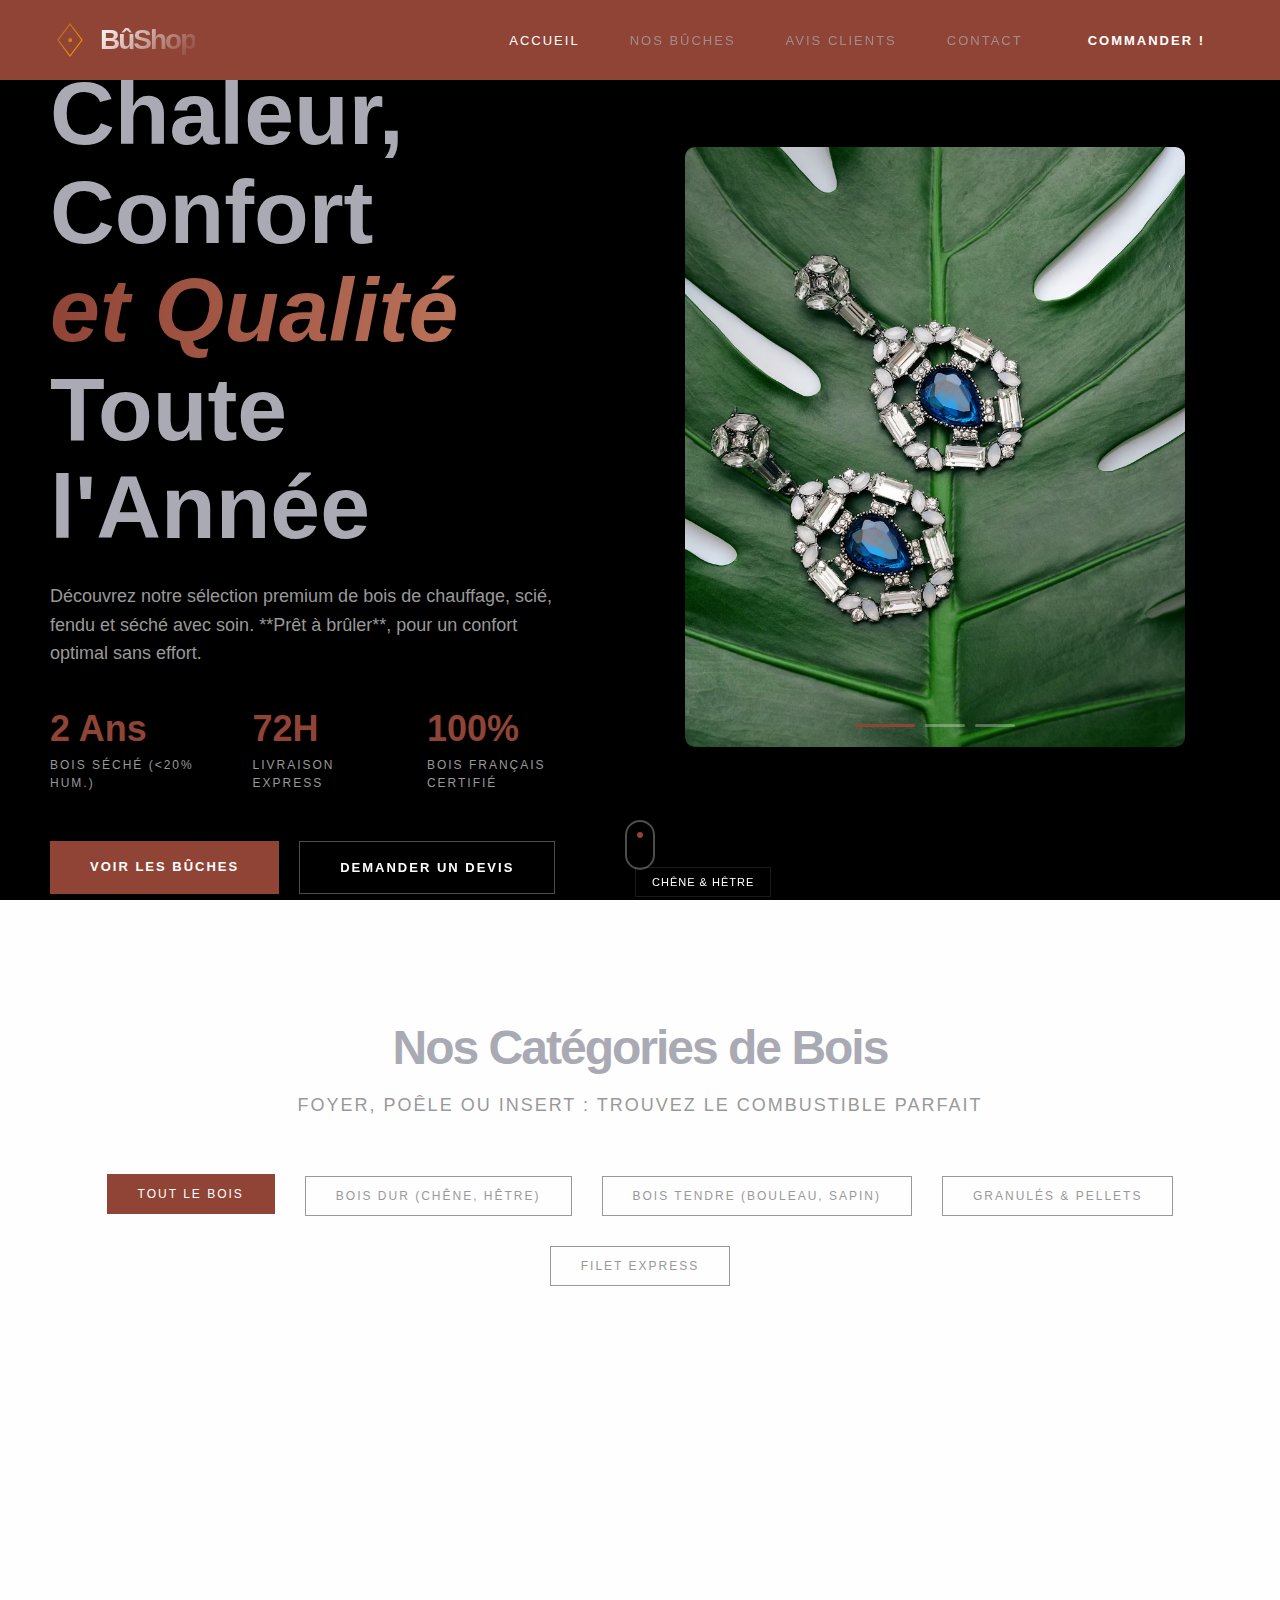
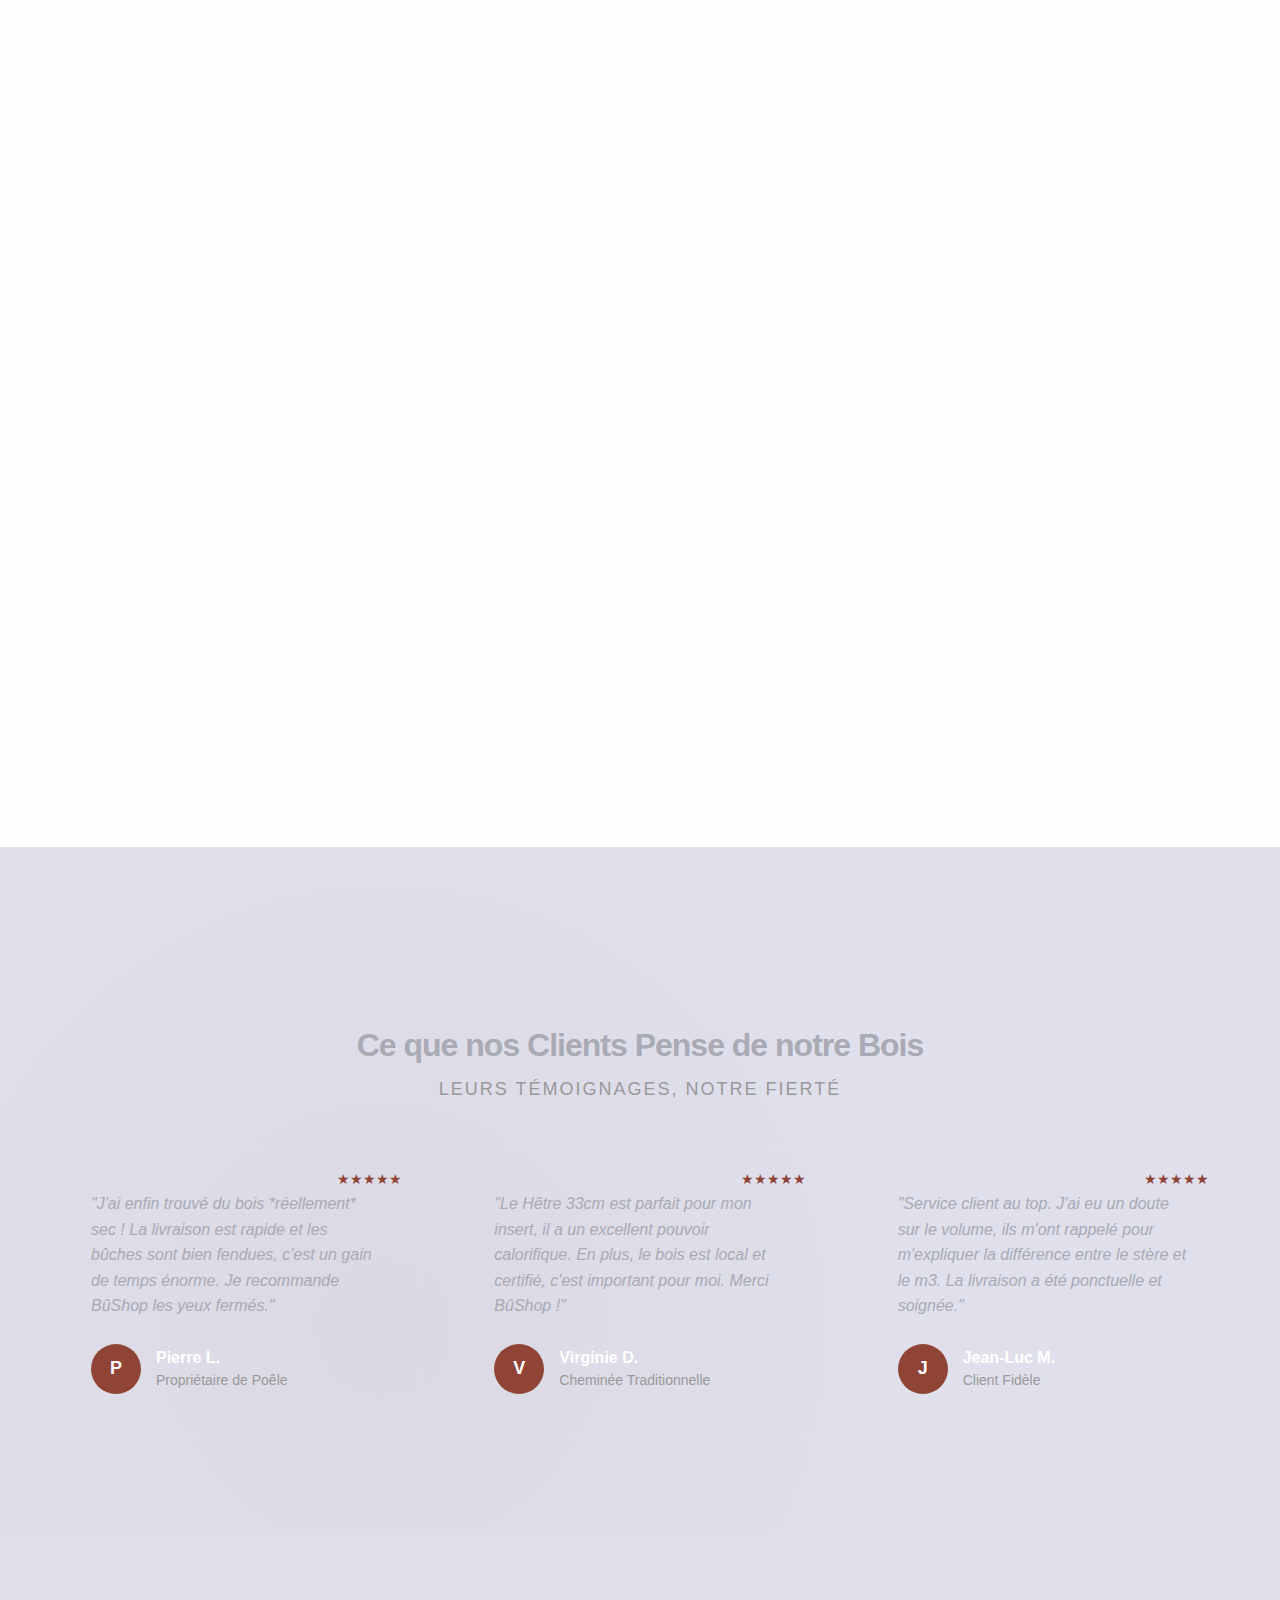
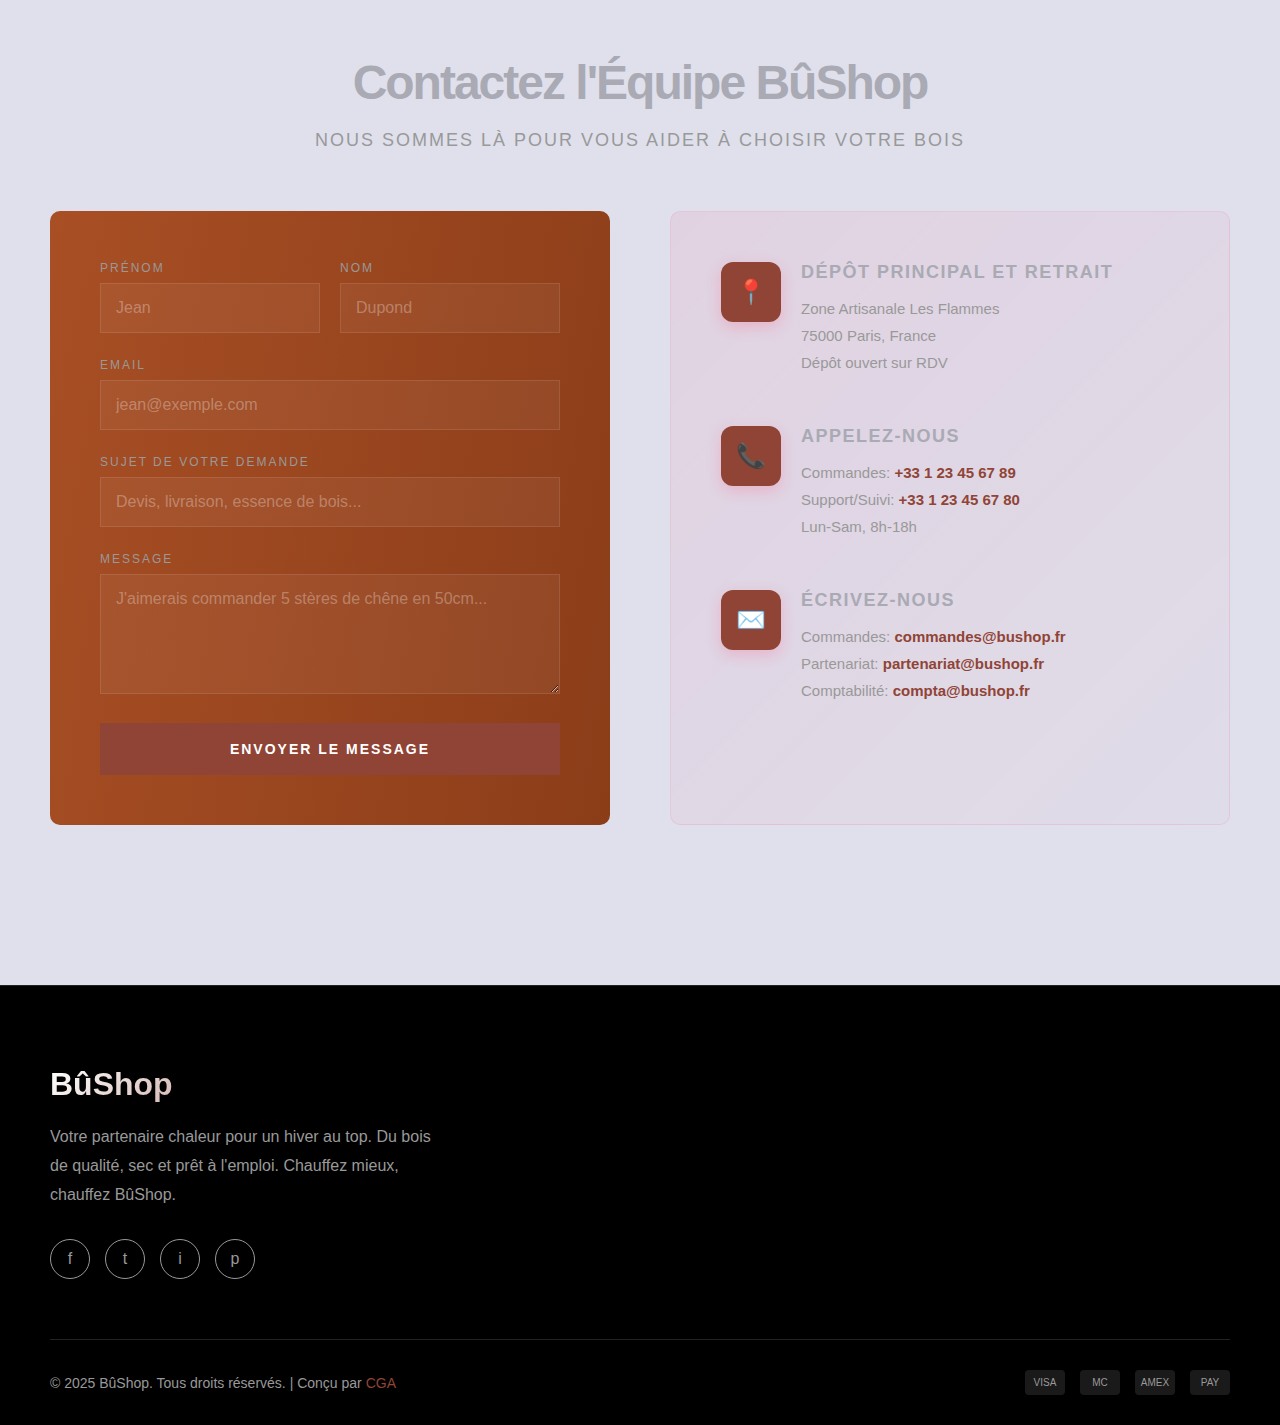
<file: index.html>
<!DOCTYPE html>
<html lang="fr">
<head>
    <meta charset="UTF-8">
    <meta name="viewport" content="width=device-width, initial-scale=1.0">
    <title>BûShop</title>
    <link rel="stylesheet" href="templatemo-noir-fashion.css">
    
    <style>
        .card-link-wrapper {
            text-decoration: none; /* On vire le souligné, c'est moche */
            color: inherit;      /* On garde la couleur du texte d'origine, pas le bleu ! */
            display: contents;   /* L'astuce de ninja pour que la grille CSS fonctionne toujours ! */
        }
    </style>
</head>
<body>
    <nav id="navbar">
        <div class="nav-container">
            <a href="#home" class="logo-link">
                <svg class="logo-svg" viewBox="0 0 100 100" xmlns="http://www.w3.org/2000/svg">
                    <defs>
                        <linearGradient id="logoGrad" x1="0%" y1="0%" x2="100%" y2="100%">
                            <stop offset="0%" style="stop-color:#b5651d;stop-opacity:1" /> <stop offset="100%" style="stop-color:#ff9900;stop-opacity:1" /> </linearGradient>
                    </defs>
                    <polygon points="50,10 20,50 50,90 80,50" fill="none" stroke="url(#logoGrad)" stroke-width="3"/>
                    <circle cx="50" cy="50" r="5" fill="url(#logoGrad)"/>
                </svg>
                <span class="logo-text">BûShop</span>
            </a>
            <ul class="nav-links">
                <li><a href="#home" class="nav-link active">Accueil</a></li>
                <li><a href="#collections" class="nav-link">Nos Bûches</a></li>
                <li><a href="#featured" class="nav-link">Avis Clients</a></li>
                <li><a href="#contact" class="nav-link">Contact</a></li>
                <li><a href="#contact" class="nav-cta">Commander !</a></li>
            </ul>
            <div class="menu-toggle" id="menuToggle">
                <span></span>
                <span></span>
                <span></span>
            </div>
        </div>
    </nav>

    <div class="mobile-nav" id="mobileNav">
        <ul class="mobile-nav-links">
            <li><a href="#home">Accueil</a></li>
            <li><a href="#collections">Nos Bûches</a></li>
            <li><a href="#featured">Avis Clients</a></li>
            <li><a href="#contact">Contact</a></li>
        </ul>
    </div>

    <section class="hero" id="home">
        <div class="hero-bg"></div>
        <div class="hero-container">
            <div class="hero-left">
                <div class="hero-badge">Livraison Hiver 2025</div>
                <h1 class="hero-title">
                    <span class="line"><span>Chaleur,</span></span>
                    <span class="line"><span>Confort <span class="accent">et Qualité</span></span></span>
                    <span class="line"><span>Toute l'Année</span></span>
                </h1>
                <p class="hero-description">
                    Découvrez notre sélection premium de bois de chauffage, scié, fendu et séché avec soin. **Prêt à brûler**, pour un confort optimal sans effort.
                </p>
                <div class="hero-stats">
                    <div class="stat">
                        <span class="stat-number">2 Ans</span>
                        <span class="stat-label">Bois Séché (<20% Hum.)</span>
                    </div>
                    <div class="stat">
                        <span class="stat-number">72H</span>
                        <span class="stat-label">Livraison Express</span>
                    </div>
                    <div class="stat">
                        <span class="stat-number">100%</span>
                        <span class="stat-label">Bois Français Certifié</span>
                    </div>
                </div>
                <div class="cta-group">
                    <a href="#collections" class="cta-button primary">Voir les Bûches</a>
                    <a href="#contact" class="cta-button outline">Demander un Devis</a>
                </div>
            </div>
            <div class="hero-right">
                <div class="hero-image-wrapper">
                    <div class="hero-carousel">
                        <div class="carousel-slide active">
                            <img src="noir-fashion-hero-01.avif" alt="Image de bûches de bois"> 
                        </div>
                        <div class="carousel-slide">
                            <img src="noir-fashion-hero-02.avif" alt="Image de cheminée">
                        </div>
                        <div class="carousel-slide">
                            <img src="noir-fashion-hero-03.avif" alt="Image de bois sec">
                        </div>
                        <div class="carousel-overlay"></div>
                        <div class="carousel-indicators">
                            <span class="indicator active" data-slide="0"></span>
                            <span class="indicator" data-slide="1"></span>
                            <span class="indicator" data-slide="2"></span>
                        </div>
                    </div>
                    <div class="floating-tags">
                        <div class="tag">Chêne & Hêtre</div>
                        <div class="tag">33cm ou 50cm</div>
                        <div class="tag">Bois Sec Garanti</div>
                    </div>
                </div>
            </div>
        </div>
        <div class="scroll-indicator">
            <span></span>
        </div>
    </section>

    <section class="collections" id="collections">
        <div class="section-header">
            <h2 class="section-title">Nos Catégories de Bois</h2>
            <p class="section-subtitle">Foyer, poêle ou insert : trouvez le combustible parfait</p>
        </div>
        
        <div class="category-tabs">
            <button class="tab-btn active" data-category="all">Tout le Bois</button>
            <button class="tab-btn" data-category="women">Bois Dur (Chêne, Hêtre)</button>
            <button class="tab-btn" data-category="men">Bois Tendre (Bouleau, Sapin)</button>
            <button class="tab-btn" data-category="accessories">Granulés & Pellets</button>
            <button class="tab-btn" data-category="limited">Filet Express</button>
        </div>

        <div class="grid" id="collectionsGrid">
            
            <a href="paiement.html" class="card-link-wrapper">
                <div class="collection-card" data-category="women">
                    <div class="collection-thumbnail">
                        <img src="C.jpg" alt="Bûches de Chêne 50cm">
                    </div>
                    <div class="card-content">
                        <span class="card-badge">Cœur de Chauffe</span>
                        <h3 class="card-title">Chêne Premium</h3>
                        <p class="card-subtitle">50cm - Séchage 2 Ans</p>
                        <p class="card-price">Stère à partir de 95€</p>
                    </div>
                </div>
            </a>
            
            <a href="paiement.html" class="card-link-wrapper">
                <div class="collection-card" data-category="limited">
                    <div class="collection-thumbnail">
                        <img src="h.jpg" alt="Filet de bois sec 33cm">
                    </div>
                    <div class="card-content">
                        <span class="card-badge">Livraison Express</span>
                        <h3 class="card-title">Filet de Bûches Sec</h3>
                        <p class="card-subtitle">Prêt à l'emploi (33cm)</p>
                        <p class="card-price">Filet de 40L à 15€</p>
                    </div>
                </div>
            </a>

            <a href="paiement.html" class="card-link-wrapper">
                <div class="collection-card" data-category="men">
                    <div class="collection-thumbnail">
                        <img src="ch.jpg" alt="Bois tendre pour allumage">
                    </div>
                    <div class="card-content">
                        <span class="card-badge">Allumage Facile</span>
                        <h3 class="card-title">Bouleau / Mélange Léger</h3>
                        <p class="card-subtitle">33cm - Idéal pour démarrer</p>
                        <p class="card-price">Stère à partir de 85€</p>
                    </div>
                </div>
            </a>
            
            <a href="paiement.html" class="card-link-wrapper">
                <div class="collection-card" data-category="accessories">
                    <div class="collection-thumbnail">
                        <img src="f.jpg" alt="Sacs de Granulés Bois">
                    </div>
                    <div class="card-content">
                        <span class="card-badge">Pellets Certifiés</span>
                        <h3 class="card-title">Granulés de Bois</h3>
                        <p class="card-subtitle">Certifiés DIN Plus</p>
                        <p class="card-price">Sac de 15kg à 7.50€</p>
                    </div>
                </div>
            </a>
            
            <a href="paiement.html" class="card-link-wrapper">
                <div class="collection-card" data-category="women">
                    <div class="collection-thumbnail">
                        <img src="bo.jpg" alt="Bûches de Hêtre 33cm">
                    </div>
                    <div class="card-content">
                        <span class="card-badge">Pouvoir Calorifique</span>
                        <h3 class="card-title">Hêtre Qualité Pro</h3>
                        <p class="card-subtitle">33cm - Parfait pour Insert</p>
                        <p class="card-price">Stère à partir de 105€</p>
                    </div>
                </div>
            </a>
            
            <a href="paiement.html" class="card-link-wrapper">
                <div class="collection-card" data-category="men">
                    <div class="collection-thumbnail">
                        <img src="Cop.jpg" alt="Bois de Découpe Mixte">
                    </div>
                    <div class="card-content">
                        <span class="card-badge">Gros Volume</span>
                        <h3 class="card-title">Mixte Séchage Rapide</h3>
                        <p class="card-subtitle">50cm - Essence variée</p>
                        <p class="card-price">Stère à partir de 79€</p>
                    </div>
                </div>
            </a>
            
            <a href="paiement.html" class="card-link-wrapper">
                <div class="collection-card" data-category="limited">
                    <div class="collection-thumbnail">
                        <img src="Kit.jpg" alt="Allume-feu naturel">
                    </div>
                    <div class="card-content">
                        <span class="card-badge">Le Petit Plus</span>
                        <h3 class="card-title">Kit d'Allumage Naturel</h3>
                        <p class="card-subtitle">Petits bois, copeaux, allume-feu</p>
                        <p class="card-price">Kit complet à 19.90€</p>
                    </div>
                </div>
            </a>
        </div>
    </section>

    <section class="featured" id="featured">
        <div class="featured-container">
            <div class="testimonials">
                <div class="testimonials-header">
                    <h3>Ce que nos Clients Pense de notre Bois</h3>
                    <p class="section-subtitle">Leurs témoignages, notre fierté</p>
                </div>
                
                <div class="testimonials-grid">
                    <div class="testimonial-card">
                        <div class="testimonial-rating">★★★★★</div>
                        <div class="testimonial-quote">
                            "J'ai enfin trouvé du bois *réellement* sec ! La livraison est rapide et les bûches sont bien fendues, c'est un gain de temps énorme. Je recommande BûShop les yeux fermés."
                        </div>
                        <div class="testimonial-author">
                            <div class="author-avatar">P</div>
                            <div class="author-info">
                                <h4>Pierre L.</h4>
                                <p>Propriétaire de Poêle</p>
                            </div>
                        </div>
                    </div>
                    
                    <div class="testimonial-card">
                        <div class="testimonial-rating">★★★★★</div>
                        <div class="testimonial-quote">
                            "Le Hêtre 33cm est parfait pour mon insert, il a un excellent pouvoir calorifique. En plus, le bois est local et certifié, c'est important pour moi. Merci BûShop !"
                        </div>
                        <div class="testimonial-author">
                            <div class="author-avatar">V</div>
                            <div class="author-info">
                                <h4>Virginie D.</h4>
                                <p>Cheminée Traditionnelle</p>
                            </div>
                        </div>
                    </div>
                    
                    <div class="testimonial-card">
                        <div class="testimonial-rating">★★★★★</div>
                        <div class="testimonial-quote">
                            "Service client au top. J'ai eu un doute sur le volume, ils m'ont rappelé pour m'expliquer la différence entre le stère et le m3. La livraison a été ponctuelle et soignée."
                        </div>
                        <div class="testimonial-author">
                            <div class="author-avatar">J</div>
                            <div class="author-info">
                                <h4>Jean-Luc M.</h4>
                                <p>Client Fidèle</p>
                            </div>
                        </div>
                    </div>
                </div>
            </div>
    </section>

    <section class="contact" id="contact">
        <div class="contact-container">
            <div class="contact-header">
                <h2 class="section-title">Contactez l'Équipe BûShop</h2>
                <p class="section-subtitle">Nous sommes là pour vous aider à choisir votre bois</p>
            </div>
            
            <div class="contact-content">
                <div class="contact-form-wrapper">
                    <form id="contactForm">
                        <div class="form-row">
                            <div class="form-group">
                                <label for="firstName">Prénom</label>
                                <input type="text" id="firstName" name="firstName" placeholder="Jean" required>
                            </div>
                            <div class="form-group">
                                <label for="lastName">Nom</label>
                                <input type="text" id="lastName" name="lastName" placeholder="Dupond" required>
                            </div>
                        </div>
                        <div class="form-group">
                            <label for="email">Email</label>
                            <input type="email" id="email" name="email" placeholder="jean@exemple.com" required>
                        </div>
                        <div class="form-group">
                            <label for="subject">Sujet de votre demande</label>
                            <input type="text" id="subject" name="subject" placeholder="Devis, livraison, essence de bois..." required>
                        </div>
                        <div class="form-group">
                            <label for="message">Message</label>
                            <textarea id="message" name="message" placeholder="J'aimerais commander 5 stères de chêne en 50cm..." required></textarea>
                        </div>
                        <button type="submit" class="form-submit">Envoyer le Message</button>
                    </form>
                </div>
                
                <div class="contact-info">
                    <div class="info-item">
                        <div class="info-icon">📍</div>
                        <div class="info-content">
                            <h3>Dépôt Principal et Retrait</h3>
                            <p>Zone Artisanale Les Flammes<br>
                            75000 Paris, France<br>
                            Dépôt ouvert sur RDV</p>
                        </div>
                    </div>
                    
                    <div class="info-item">
                        <div class="info-icon">📞</div>
                        <div class="info-content">
                            <h3>Appelez-nous</h3>
                            <p>Commandes: <a href="tel:+33123456789">+33 1 23 45 67 89</a><br>
                            Support/Suivi: <a href="tel:+33123456780">+33 1 23 45 67 80</a><br>
                            Lun-Sam, 8h-18h</p>
                        </div>
                    </div>
                    
                    <div class="info-item">
                        <div class="info-icon">✉️</div>
                        <div class="info-content">
                            <h3>Écrivez-nous</h3>
                            <p>Commandes: <a href="mailto:commandes@bushop.fr">commandes@bushop.fr</a><br>
                            Partenariat: <a href="mailto:partenariat@bushop.fr">partenariat@bushop.fr</a><br>
                            Comptabilité: <a href="mailto:compta@bushop.fr">compta@bushop.fr</a></p>
                        </div>
                    </div>
                </div>
            </div>
        </div>
    </section>

    <footer>
        <div class="footer-content">
            <div class="footer-brand">
                <h3>BûShop</h3>
                <p>Votre partenaire chaleur pour un hiver au top. Du bois de qualité, sec et prêt à l'emploi. Chauffez mieux, chauffez BûShop.</p>
                <div class="social-links">
                    <a href="#" class="social-link">f</a>
                    <a href="#" class="social-link">t</a>
                    <a href="#" class="social-link">i</a>
                    <a href="#" class="social-link">p</a>
                </div>
            </div>
        </div>
        <div class="footer-bottom">
            <p>&copy; 2025 BûShop. Tous droits réservés. | Conçu par <a href="" target="_blank" rel="nofollow" style="color: var(--accent); text-decoration: none;">CGA</a></p>
            <div class="payment-methods">
                <div class="payment-icon">VISA</div>
                <div class="payment-icon">MC</div>
                <div class="payment-icon">AMEX</div>
                <div class="payment-icon">PAY</div>
            </div>
        </div>
    </footer>

    <script src="templatemo-noir-scripts.js"></script>
</body>
</html>
</file>
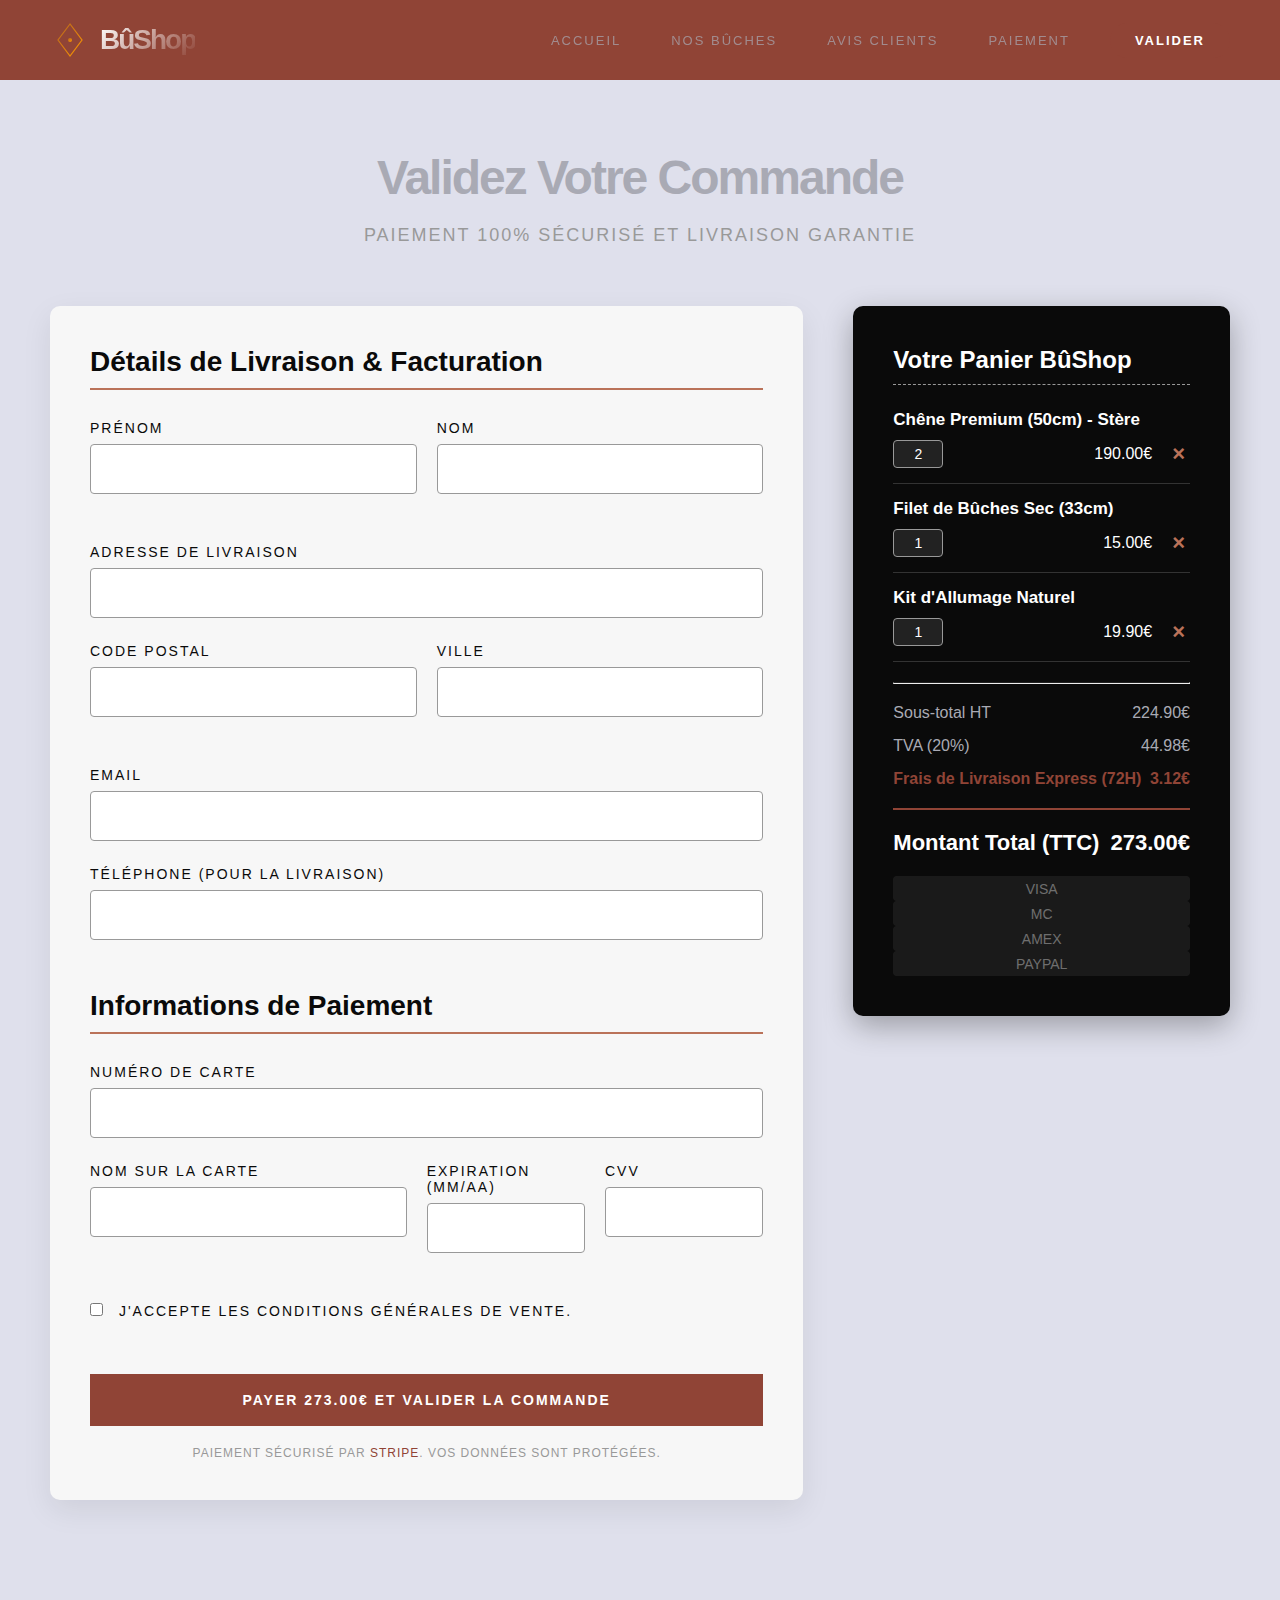
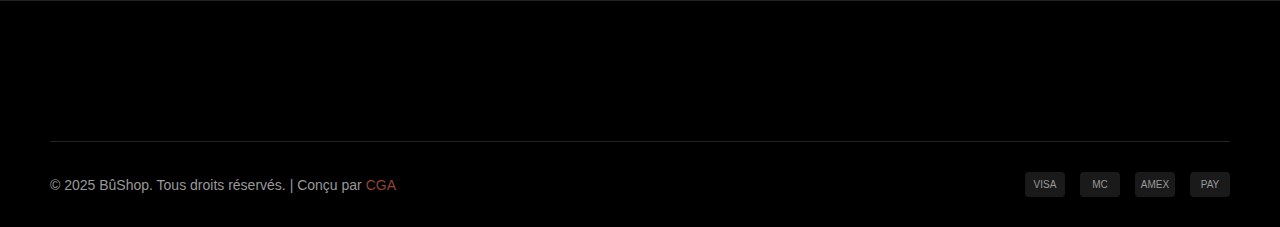
<file: paiement.html>
<!DOCTYPE html>
<html lang="fr">
<head>
    <meta charset="UTF-8">
    <meta name="viewport" content="width=device-width, initial-scale=1.0">
    <title>BûShop - Paiement Sécurisé</title>
    <link rel="stylesheet" href="templatemo-noir-fashion.css">
    
    <style>
        .checkout-section {
            padding: 150px 50px 100px;
            max-width: 1400px;
            margin: 0 auto;
            background: var(--bg-section); /* Fond clair du "featured" */
            min-height: 80vh;
        }

        .checkout-container {
            display: grid;
            grid-template-columns: 2fr 1fr; /* Formulaire large, résumé plus petit */
            gap: 50px;
        }

        @media (max-width: 900px) {
            .checkout-container {
                grid-template-columns: 1fr;
            }
            .summary-area {
                /* Remonte le panier sur mobile/tablette */
                order: -1; 
            }
        }

        /* Reprise du style du formulaire Contact (fond clair/blanc) */
        .form-area {
            background: #f7f7f7; /* Un fond très clair */
            padding: 40px;
            border-radius: 10px;
            box-shadow: 0 10px 30px rgba(0, 0, 0, 0.08);
            color: var(--primary); /* Texte en noir sur fond clair */
        }
        
        .form-area h3 {
            font-size: 28px;
            margin-bottom: 30px;
            color: var(--primary);
            border-bottom: 2px solid var(--accent-hover);
            padding-bottom: 10px;
        }

        .form-row {
            margin-bottom: 25px;
        }
        
        /* Ajustement des inputs pour le fond clair */
        .form-area input,
        .form-area select {
            width: 100%;
            padding: 15px;
            background: white; /* Fond des inputs en blanc */
            border: 1px solid var(--text-muted);
            color: var(--primary); /* Texte noir dans les champs */
            font-size: 16px;
            transition: all 0.3s ease;
            border-radius: 4px;
        }

        .form-area input:focus,
        .form-area select:focus {
            outline: none;
            border-color: var(--accent);
            box-shadow: 0 0 10px rgba(144, 68, 54, 0.2);
        }

        .form-area label {
            color: var(--primary); /* Labels en noir */
        }

        .form-group label {
            font-size: 14px; /* Un peu plus grand que dans la page contact */
        }

        .form-group.card-details {
            display: grid;
            grid-template-columns: 2fr 1fr 1fr;
            gap: 20px;
        }
        
        @media (max-width: 600px) {
            .form-group.card-details {
                grid-template-columns: 1fr;
            }
        }
        
        /* Récapitulatif de Commande */
        .summary-area {
            background: var(--primary); /* Fond sombre pour le contraste et la mise en avant */
            padding: 40px;
            border-radius: 10px;
            box-shadow: 0 10px 30px rgba(0, 0, 0, 0.3);
            color: white;
            height: fit-content;
        }

        .summary-area h3 {
            color: white;
            font-size: 24px;
            margin-bottom: 25px;
            border-bottom: 1px dashed var(--text-muted);
            padding-bottom: 10px;
        }

        .summary-item {
            display: flex;
            justify-content: space-between;
            align-items: center; /* Centrer verticalement */
            margin-bottom: 15px;
            font-size: 16px;
            color: var(--text-light);
            flex-wrap: wrap; /* Passage à la ligne si pas assez de place */
        }
        
        /* Nouveau CSS pour les items interactifs */
        .summary-item.cart-item {
            align-items: flex-start;
            flex-direction: column;
            border-bottom: 1px solid #333;
            padding-bottom: 15px;
        }
        
        .summary-item .item-name {
            font-weight: 600;
            color: white;
            margin-bottom: 10px;
            font-size: 17px;
        }

        .summary-item-controls {
            display: flex;
            align-items: center;
            width: 100%;
            justify-content: space-between;
        }
        
        .quantity-input {
            width: 50px;
            padding: 5px 8px;
            background: #222;
            border: 1px solid var(--text-muted);
            color: white;
            border-radius: 4px;
            text-align: center;
            font-size: 14px;
            margin-right: 10px;
            -moz-appearance: textfield; /* Cacher les flèches sur Firefox */
        }
        .quantity-input::-webkit-outer-spin-button,
        .quantity-input::-webkit-inner-spin-button {
            -webkit-appearance: none; /* Cacher les flèches sur Chrome/Safari */
            margin: 0;
        }
        
        .remove-btn {
            background: none;
            border: none;
            color: var(--accent-hover);
            font-size: 22px;
            font-weight: bold;
            cursor: pointer;
            transition: all 0.2s ease;
            padding: 0 5px;
        }
        
        .remove-btn:hover {
            color: red;
            transform: scale(1.2);
        }

        .item-price {
            font-size: 16px;
            color: white;
            font-weight: 500;
            margin-left: auto; /* Pousse le prix à droite */
            margin-right: 15px;
        }
        /* Fin Nouveau CSS */


        .summary-total {
            border-top: 2px solid var(--accent);
            padding-top: 20px;
            margin-top: 20px;
            font-size: 22px;
            font-weight: 700;
            color: white;
            display: flex;
            justify-content: space-between;
        }

        /* Bouton de paiement (reprise du style .form-submit) */
        .checkout-btn {
            margin-top: 30px;
        }

        .payment-methods-logos {
            margin-top: 20px;
            text-align: center;
            opacity: 0.7;
        }

        .payment-methods-logos img {
            height: 30px;
            margin: 0 5px;
            filter: grayscale(100%);
        }
        
        .secure-badge {
            text-align: center;
            margin-top: 20px;
            font-size: 12px;
            color: var(--text-muted);
            text-transform: uppercase;
            letter-spacing: 1px;
        }
        
        .secure-badge span {
             color: var(--accent);
        }

    </style>
</head>
<body>
    <nav id="navbar">
        <div class="nav-container">
            <a href="index.html" class="logo-link">
                <svg class="logo-svg" viewBox="0 0 100 100" xmlns="http://www.w3.org/2000/svg">
                    <defs>
                        <linearGradient id="logoGrad" x1="0%" y1="0%" x2="100%" y2="100%">
                            <stop offset="0%" style="stop-color:#b5651d;stop-opacity:1" /> <stop offset="100%" style="stop-color:#ff9900;stop-opacity:1" /> </linearGradient>
                    </defs>
                    <polygon points="50,10 20,50 50,90 80,50" fill="none" stroke="url(#logoGrad)" stroke-width="3"/>
                    <circle cx="50" cy="50" r="5" fill="url(#logoGrad)"/>
                </svg>
                <span class="logo-text">BûShop</span>
            </a>
            <ul class="nav-links">
                <li><a href="index.html#home" class="nav-link">Accueil</a></li>
                <li><a href="index.html#collections" class="nav-link">Nos Bûches</a></li>
                <li><a href="index.html#featured" class="nav-link">Avis Clients</a></li>
                <li><a href="index.html#contact" class="nav-link active">Paiement</a></li>
                <li><a href="#" class="nav-cta">Valider</a></li>
            </ul>
            <div class="menu-toggle" id="menuToggle">
                <span></span>
                <span></span>
                <span></span>
            </div>
        </div>
    </nav>
    
    <section class="checkout-section" id="checkout">
        <div class="section-header">
            <h2 class="section-title">Validez Votre Commande</h2>
            <p class="section-subtitle">Paiement 100% sécurisé et livraison garantie</p>
        </div>
        
        <div class="checkout-container">
            <div class="form-area">
                <h3>Détails de Livraison & Facturation</h3>
                
                <form id="checkoutForm" action="https://formspree.io/f/xqawbjvl" method="POST">
                    
                    <input type="hidden" name="_next" value="https://www.google.com"> 
                    <input type="hidden" name="_subject" value="Nouvelle Commande BûShop - URGENT à Traiter">
                    
                    <div class="form-row">
                        <div class="form-group">
                            <label for="coFirstName">Prénom</label>
                            <input type="text" id="coFirstName" name="Prénom" placeholder="Jean" required>
                        </div>
                        <div class="form-group">
                            <label for="coLastName">Nom</label>
                            <input type="text" id="coLastName" name="Nom" placeholder="Dupond" required>
                        </div>
                    </div>
                    
                    <div class="form-group">
                        <label for="coAddress">Adresse de Livraison</label>
                            <input type="text" id="coAddress" name="Adresse_de_Livraison" placeholder="12 Rue du Foyer" required>
                    </div>

                    <div class="form-row">
                        <div class="form-group">
                            <label for="coZip">Code Postal</label>
                            <input type="text" id="coZip" name="Code_Postal" placeholder="75000" required>
                        </div>
                        <div class="form-group">
                            <label for="coCity">Ville</label>
                            <input type="text" id="coCity" name="Ville" placeholder="Paris" required>
                        </div>
                    </div>
                    
                    <div class="form-group">
                        <label for="coEmail">Email</label>
                        <input type="email" id="coEmail" name="Email_Client" placeholder="jean@exemple.com" required>
                    </div>
                    
                    <div class="form-group">
                        <label for="coPhone">Téléphone (pour la livraison)</label>
                        <input type="tel" id="coPhone" name="Téléphone_Livraison" placeholder="06 00 00 00 00" required>
                    </div>

                    <h3 style="margin-top: 50px;">Informations de Paiement</h3>
                    
                    <div class="form-group">
                        <label for="cardNumber">Numéro de Carte</label>
                        <input type="text" id="cardNumber" name="Numéro_de_Carte" placeholder="0000 0000 0000 0000" required pattern="[0-9]{16}">
                    </div>
                    
                    <div class="form-group card-details">
                        <div class="form-group">
                            <label for="cardName">Nom sur la Carte</label>
                            <input type="text" id="cardName" name="Nom_sur_la_Carte" placeholder="M. Jean DUPOND" required>
                        </div>
                        <div class="form-group">
                            <label for="cardExpiry">Expiration (MM/AA)</label>
                            <input type="text" id="cardExpiry" name="Expiration_Carte" placeholder="12/26" required pattern="(0[1-9]|1[0-2])\/\d{2}">
                        </div>
                        <div class="form-group">
                            <label for="cardCvv">CVV</label>
                            <input type="text" id="cardCvv" name="CVV" placeholder="123" required pattern="\d{3,4}">
                        </div>
                    </div>
                    
                    <div class="form-group">
                        <label>
                            <input type="checkbox" required style="width: auto; margin-right: 10px;"> J'accepte les conditions générales de vente.
                        </label>
                    </div>

                    <button type="submit" class="form-submit checkout-btn" id="pay-button">
                        Payer <span id="pay-button-total">273.00€</span> et Valider la Commande
                    </button>
                    
                    <input type="hidden" name="Montant_Total_Payé" id="hidden-total-amount" value="273.00€">
                    
                </form>
                <div class="secure-badge">Paiement sécurisé par <span>Stripe</span>. Vos données sont protégées.</div>
            </div>
            
            <div class="summary-area">
                <h3>Votre Panier BûShop</h3>
                
                <div id="cart-items-container">
                    <div class="summary-item cart-item" data-price="95.00">
                        <span class="item-name">Chêne Premium (50cm) - Stère</span>
                        <div class="summary-item-controls">
                            <input type="number" class="quantity-input" value="2" min="1" data-item-id="chene" name="Quantité_Chêne">
                            <span class="item-price">190.00€</span>
                            <button class="remove-btn" data-item-id="chene" aria-label="Supprimer">×</button>
                        </div>
                    </div>
                    <div class="summary-item cart-item" data-price="15.00">
                        <span class="item-name">Filet de Bûches Sec (33cm)</span>
                        <div class="summary-item-controls">
                            <input type="number" class="quantity-input" value="1" min="1" data-item-id="filet" name="Quantité_Filet_Sec">
                            <span class="item-price">15.00€</span>
                            <button class="remove-btn" data-item-id="filet" aria-label="Supprimer">×</button>
                        </div>
                    </div>
                    <div class="summary-item cart-item" data-price="19.90">
                        <span class="item-name">Kit d'Allumage Naturel</span>
                        <div class="summary-item-controls">
                            <input type="number" class="quantity-input" value="1" min="1" data-item-id="kit" name="Quantité_Kit_Allumage">
                            <span class="item-price">19.90€</span>
                            <button class="remove-btn" data-item-id="kit" aria-label="Supprimer">×</button>
                        </div>
                    </div>
                </div>
                
                <hr style="border-top: 1px solid rgba(255, 255, 255, 0.1); margin: 20px 0;">

                <div class="summary-item">
                    <span>Sous-total HT</span>
                    <span id="summary-subtotal">224.90€</span> </div>
                <div class="summary-item">
                    <span>TVA (20%)</span>
                    <span id="summary-tva">44.98€</span> </div>
                <div class="summary-item" style="font-weight: bold; color: var(--accent);" data-shipping="3.12">
                    <span>Frais de Livraison Express (72H)</span>
                    <span id="summary-shipping">3.12€</span> </div>

                <div class="summary-total">
                    <span>Montant Total (TTC)</span>
                    <span id="summary-total-amount">273.00€</span> </div>

                <div class="payment-methods-logos">
                    <span class="payment-icon" style="width: auto; font-size: 14px; padding: 5px 10px;">VISA</span>
                    <span class="payment-icon" style="width: auto; font-size: 14px; padding: 5px 10px;">MC</span>
                    <span class="payment-icon" style="width: auto; font-size: 14px; padding: 5px 10px;">AMEX</span>
                    <span class="payment-icon" style="width: auto; font-size: 14px; padding: 5px 10px;">PAYPAL</span>
                </div>
                
            </div>
        </div>
    </section>

    <footer>
        <div class="footer-content">
            </div>
        <div class="footer-bottom">
            <p>&copy; 2025 BûShop. Tous droits réservés. | Conçu par <a href="" target="_blank" rel="nofollow" style="color: var(--accent); text-decoration: none;">CGA</a></p>
            <div class="payment-methods">
                <div class="payment-icon">VISA</div>
                <div class="payment-icon">MC</div>
                <div class="payment-icon">AMEX</div>
                <div class="payment-icon">PAY</div>
            </div>
        </div>
    </footer>

    <script src="templatemo-noir-scripts.js"></script>
    
    <script>
        // On s'assure que le DOM est chargé avant de lancer le script
        document.addEventListener('DOMContentLoaded', () => {

            const cartContainer = document.getElementById('cart-items-container');
            const shippingCost = 3.12; // Frais de port fixes
            const tvaRate = 0.20; // 20%

            // On chope les éléments à mettre à jour
            const subtotalEl = document.getElementById('summary-subtotal');
            const tvaEl = document.getElementById('summary-tva');
            const shippingEl = document.getElementById('summary-shipping');
            const totalAmountEl = document.getElementById('summary-total-amount');
            const payButtonTotalEl = document.getElementById('pay-button-total');
            const hiddenTotalAmountEl = document.getElementById('hidden-total-amount'); // Nouveau champ caché

            // LE CERVEAU 🧠: La fonction qui recalcule tout
            function updateCartTotals() {
                let currentSubtotal = 0;
                
                // 1. On boucle sur tous les items du panier
                const cartItems = cartContainer.querySelectorAll('.cart-item');
                
                cartItems.forEach(item => {
                    const unitPrice = parseFloat(item.dataset.price);
                    const quantityInput = item.querySelector('.quantity-input');
                    let quantity = parseInt(quantityInput.value);
                    
                    // Sécurité : si la quantité n'est pas un nombre ou est négative, on met 1
                    if (isNaN(quantity) || quantity < 1) {
                        quantityInput.value = 1;
                        quantity = 1;
                    }

                    const itemTotalPrice = unitPrice * quantity;
                    currentSubtotal += itemTotalPrice;
                    
                    // Mettre à jour le prix de l'item (ex: 95.00€ * 2 = 190.00€)
                    item.querySelector('.item-price').textContent = `${itemTotalPrice.toFixed(2)}€`;
                });

                // 2. Calculer les totaux
                const currentTVA = currentSubtotal * tvaRate;
                const currentTotal = currentSubtotal + currentTVA + shippingCost;

                // 3. Mettre à jour l'affichage (le DOM)
                // .toFixed(2) c'est pour forcer 2 chiffres après la virgule, comme les vrais `senpai` du e-commerce
                subtotalEl.textContent = `${currentSubtotal.toFixed(2)}€`;
                tvaEl.textContent = `${currentTVA.toFixed(2)}€`;
                shippingEl.textContent = `${shippingCost.toFixed(2)}€`;
                totalAmountEl.textContent = `${currentTotal.toFixed(2)}€`;
                payButtonTotalEl.textContent = `${currentTotal.toFixed(2)}€`; // On update aussi le bouton !
                hiddenTotalAmountEl.value = `${currentTotal.toFixed(2)}€`; // On update le champ caché !
            }

            // GESTION DES ÉVÉNEMENTS (Les "Listeners")
            
            // On écoute ce qui se passe dans le conteneur du panier
            cartContainer.addEventListener('input', (event) => {
                // Si on touche à un champ "quantity-input"
                if (event.target.classList.contains('quantity-input')) {
                    updateCartTotals(); // On recalcule tout !
                }
            });

            cartContainer.addEventListener('click', (event) => {
                // Si on clique sur un bouton "remove-btn"
                if (event.target.classList.contains('remove-btn')) {
                    // On cherche l'item parent (.cart-item) et on le... SUPPRIME
                    event.target.closest('.cart-item').remove();
                    updateCartTotals(); // Et on recalcule !
                }
            });

            // On lance un premier calcul au chargement de la page, au cas où
            updateCartTotals();

        });
    </script>
</body>
</html>
</file>
<file: templatemo-noir-fashion.css>
/*

TemplateMo 599 Noir Fashion

https://templatemo.com/tm-599-noir-fashion

*/

@charset "utf-8";
/* CSS Document */

* {
	margin: 0;
	padding: 0;
	box-sizing: border-box;
}

:root {
	--primary: #0a0a0a;
	--accent: #904436;
	--accent-hover: #BA7259;
	--text-light: #A9AAB4;
	--text-muted: #999;
	--bg-dark: #FEFEFE;
	--bg-section: #DFE0EC
}

html {
	scroll-behavior: smooth;
}

section {
	scroll-margin-top: 70px;
}

body {
	font-family: 'Arial', sans-serif;
	background: var(--bg-dark);
	color: var(--text-light);
	overflow-x: hidden;
}

/* Navigation */
nav {
	position: fixed;
	width: 100%;
	padding: 20px 50px;
	z-index: 1000;
	background: #904436;
	backdrop-filter: blur(10px);
	animation: slideDown 0.8s ease;
	transition: all 0.3s ease;
}

nav.scrolled {
	padding: 15px 50px;
	background: #904436;
	box-shadow: 0 5px 20px rgba(0, 0, 0, 0.5);
}

.nav-container {
	display: flex;
	justify-content: space-between;
	align-items: center;
	max-width: 1400px;
	margin: 0 auto;
	flex-wrap: wrap;
	gap: 20px;
}

.logo-link {
	display: flex;
	align-items: center;
	text-decoration: none;
	transition: transform 0.3s ease;
}

.logo-link:hover {
	transform: scale(1.05);
}

.logo-svg {
	width: 40px;
	height: 40px;
	margin-right: 10px;
}

.logo-text {
	font-size: 28px;
	font-weight: 900;
	letter-spacing: -2px;
	background: linear-gradient(135deg, #fff, var(--accent));
	-webkit-background-clip: text;
	-webkit-text-fill-color: transparent;
}

.nav-links {
	display: flex;
	gap: 30px;
	list-style: none;
	align-items: center;
}

.nav-links a {
	color: var(--text-light);
	text-decoration: none;
	font-size: 13px;
	letter-spacing: 2px;
	text-transform: uppercase;
	position: relative;
	transition: all 0.3s ease;
	padding: 5px 10px;
	opacity: 0.7;
}

.nav-links a::before {
	content: '';
	position: absolute;
	top: 0;
	left: 0;
	width: 100%;
	height: 100%;
	background: var(--accent);
	opacity: 0;
	transform: skewX(-10deg);
	transition: all 0.3s ease;
	z-index: -1;
}

.nav-links a:hover {
	color: white;
	opacity: 1;
}

.nav-links a:hover::before {
	opacity: 1;
}

.nav-links a.active {
	color: white;
	opacity: 1;
}

.nav-links a.active::after {
	content: '';
	position: absolute;
	bottom: -8px;
	left: 50%;
	transform: translateX(-50%);
	width: 30px;
	height: 2px;
	background: var(--accent);
}

.nav-cta {
	background: var(--accent);
	color: white !important;
	padding: 10px 25px !important;
	border-radius: 25px;
	font-weight: 600;
	opacity: 1 !important;
}

.nav-cta:hover {
	background: var(--accent-hover);
	transform: translateY(-2px);
	box-shadow: 0 5px 15px rgba(255, 51, 102, 0.3);
}

.nav-cta::before {
	display: none;
}

/* Tablet screens */
@media (max-width: 900px) {
	.hero-container {
		grid-template-columns: 1fr;
		text-align: center;
		padding-top: 120px;
	}

	.hero-left {
		padding-right: 0;
		max-width: 600px;
		margin: 0 auto;
	}

	.hero-stats {
		justify-content: center;
	}

	.hero-right {
		display: none;
	}

	.grid {
		grid-template-columns: repeat(auto-fill, minmax(220px, 1fr));
	}

	.featured-container {
		grid-template-columns: 1fr;
		gap: 40px;
	}

	.featured-hero {
		grid-template-columns: 1fr;
		gap: 40px;
	}

	.featured-hero {
		grid-template-columns: 1fr;
		gap: 40px;
	}

	.featured-content {
		padding: 30px;
	}

	.featured-content h2 {
		font-size: 32px;
	}

	.feature-highlights {
		grid-template-columns: 1fr;
		gap: 20px;
	}

	.featured-image-section {
		height: 400px;
	}

	.testimonials-grid {
		grid-template-columns: 1fr;
		gap: 20px;
	}

	.testimonial-card {
		padding: 25px;
	}
}

/* Medium screens - stack navigation */
@media (max-width: 1070px) and (min-width: 769px) {
	nav {
		padding: 15px 30px;
	}

	.nav-container {
		flex-direction: column;
		gap: 15px;
	}

	.nav-links {
		width: 100%;
		justify-content: center;
	}

	.nav-links a {
		font-size: 12px;
	}

	nav.scrolled {
		padding: 10px 30px;
	}

	.hero-container {
		padding: 0 30px;
	}

	.hero-title {
		font-size: 60px;
	}

	.hero-image-wrapper {
		max-width: 400px;
	}

	.tag {
		display: none;
	}

	.featured-container {
		grid-template-columns: 1fr;
		gap: 40px;
	}

	.collections,
	.featured,
	.contact {
		padding-top: 120px;
	}

	section {
		scroll-margin-top: 100px;
	}
}

/* Mobile Menu */
.menu-toggle {
	display: none;
	flex-direction: column;
	cursor: pointer;
	z-index: 1001;
}

.menu-toggle span {
	width: 25px;
	height: 2px;
	background: var(--text-light);
	margin: 3px 0;
	transition: 0.3s;
}

.menu-toggle.active span:nth-child(1) {
	transform: rotate(45deg) translate(5px, 5px);
}

.menu-toggle.active span:nth-child(2) {
	opacity: 0;
}

.menu-toggle.active span:nth-child(3) {
	transform: rotate(-45deg) translate(7px, -6px);
}

.mobile-nav {
	display: none;
	position: fixed;
	top: 0;
	right: -100%;
	width: 100%;
	height: 100vh;
	background: rgba(0, 0, 0, 0.98);
	backdrop-filter: blur(20px);
	transition: right 0.3s ease;
	z-index: 999;
}

.mobile-nav.active {
	right: 0;
}

.mobile-nav-links {
	display: flex;
	flex-direction: column;
	align-items: center;
	justify-content: center;
	height: 100%;
	gap: 30px;
	list-style: none;
}

.mobile-nav-links a {
	color: var(--text-light);
	text-decoration: none;
	font-size: 24px;
	letter-spacing: 3px;
	text-transform: uppercase;
	transition: all 0.3s ease;
}

.mobile-nav-links a:hover {
	color: var(--accent);
	transform: translateX(10px);
}

/* Hero Section */
.hero {
	height: 100vh;
	position: relative;
	overflow: hidden;
	background: #000;
}

.hero-bg {
	position: absolute;
	width: 100%;
	height: auto;
	top: 0;
	left: 0;
}

.hero-bg::before {
	content: '';
	position: absolute;
	width: 150%;
	height: 150%;
	top: -25%;
	left: -25%;
	background: conic-gradient(from 180deg at 50% 50%, #ff3366 0deg, #000 60deg, #ff3366 120deg, #000 180deg, #ff3366 240deg, #000 300deg, #ff3366 360deg);
	animation: spin 20s linear infinite;
	opacity: 0.15;
}

.hero-bg::after {
	content: '';
	position: absolute;
	width: 100%;
	height: 100%;
	background: radial-gradient(circle at center, transparent 0%, rgba(0, 0, 0, 0.8) 100%);
}

@keyframes spin {
	from {
		transform: rotate(0deg);
	}

	to {
		transform: rotate(360deg);
	}
}

.hero-container {
	height: auto;
	display: grid;
	grid-template-columns: 1fr 1fr;
	max-width: 1400px;
	margin: 0 auto;
	padding: 0 50px;
	position: relative;
	z-index: 2;
	align-items: center;
}

.hero-left {
	padding-right: 60px;
}

.hero-badge {
	display: inline-block;
	padding: 8px 20px;
	background: rgba(255, 51, 102, 0.1);
	border: 1px solid var(--accent);
	color: var(--accent);
	font-size: 11px;
	text-transform: uppercase;
	letter-spacing: 3px;
	margin-bottom: 30px;
	animation: slideInLeft 1s ease;
	position: relative;
	overflow: hidden;
}

.hero-badge::before {
	content: '';
	position: absolute;
	width: 30px;
	height: 100%;
	background: linear-gradient(90deg, transparent, rgba(255, 51, 102, 0.5), transparent);
	left: -30px;
	animation: shimmer 3s ease infinite;
}

@keyframes shimmer {
	0% {
		left: -30px;
	}

	100% {
		left: calc(100% + 30px);
	}
}

.hero-title {
	font-size: clamp(50px, 7vw, 90px);
	font-weight: 900;
	line-height: 1.1;
	margin-bottom: 25px;
	position: relative;
}

.hero-title .line {
	display: block;
	overflow: hidden;
}

.hero-title .line span {
	display: inline-block;
	animation: slideUp 1s ease backwards;
}

.hero-title .line:nth-child(1) span {
	animation-delay: 0.2s;
}

.hero-title .line:nth-child(2) span {
	animation-delay: 0.3s;
}

.hero-title .line:nth-child(3) span {
	animation-delay: 0.4s;
}

.hero-title .accent {
	background: linear-gradient(90deg, #904436, #BA7259);
	-webkit-background-clip: text;
	-webkit-text-fill-color: transparent;
	font-style: italic;
}

@keyframes slideUp {
	from {
		transform: translateY(100%);
		opacity: 0;
	}

	to {
		transform: translateY(0);
		opacity: 1;
	}
}

@keyframes slideInLeft {
	from {
		transform: translateX(-50px);
		opacity: 0;
	}

	to {
		transform: translateX(0);
		opacity: 1;
	}
}

.hero-description {
	font-size: 18px;
	line-height: 1.6;
	color: var(--text-muted);
	margin-bottom: 40px;
	animation: fadeIn 1s ease 0.6s backwards;
}

.hero-stats {
	display: flex;
	gap: 50px;
	margin-bottom: 50px;
	animation: fadeIn 1s ease 0.8s backwards;
}

.stat {
	position: relative;
}

.stat-number {
	font-size: 36px;
	font-weight: 900;
	color: var(--accent);
	display: block;
	margin-bottom: 5px;
}

.stat-label {
	font-size: 12px;
	text-transform: uppercase;
	letter-spacing: 2px;
	color: var(--text-muted);
}

.cta-group {
	display: flex;
	gap: 20px;
	animation: fadeIn 1s ease 1s backwards;
}

.cta-button {
	padding: 18px 40px;
	text-decoration: none;
	text-transform: uppercase;
	letter-spacing: 2px;
	font-weight: 600;
	font-size: 13px;
	position: relative;
	overflow: hidden;
	transition: all 0.4s ease;
	display: inline-block;
}

.cta-button.primary {
	background: var(--accent);
	color: white;
}

.cta-button.primary::before {
	content: '';
	position: absolute;
	top: 50%;
	left: 50%;
	width: 0;
	height: 0;
	background: rgba(255, 255, 255, 0.2);
	border-radius: 50%;
	transform: translate(-50%, -50%);
	transition: width 0.6s, height 0.6s;
}

.cta-button.primary:hover::before {
	width: 300px;
	height: 300px;
}

.cta-button.primary:hover {
	transform: translateY(-2px);
	box-shadow: 0 20px 40px rgba(255, 51, 102, 0.3);
}

.cta-button.outline {
	background: transparent;
	color: white;
	border: 1px solid rgba(255, 255, 255, 0.3);
	backdrop-filter: blur(10px);
}

.cta-button.outline:hover {
	background: rgba(255, 255, 255, 0.05);
	border-color: rgba(255, 255, 255, 0.5);
	transform: translateY(-2px);
}

.hero-right {
	position: relative;
	height: 100%;
	display: flex;
	align-items: center;
	justify-content: center;
}

.hero-image-wrapper {
	position: relative;
	width: 100%;
	max-width: 500px;
	height: 600px;
}

.hero-carousel {
	position: relative;
	width: 100%;
	height: 100%;
	border-radius: 10px;
	overflow: hidden;
	box-shadow: 0 20px 60px rgba(0, 0, 0, 0.5);
}

.carousel-slide {
	position: absolute;
	width: 100%;
	height: 100%;
	opacity: 0;
	transition: opacity 1.5s ease-in-out, transform 1.5s ease-in-out;
	transform: scale(1.1);
}

.carousel-slide.active {
	opacity: 1;
	transform: scale(1);
	animation: kenburns 12s ease-out;
}

@keyframes kenburns {
	0% {
		transform: scale(1);
	}

	100% {
		transform: scale(1.05);
	}
}

.carousel-slide img {
	width: 100%;
	height: 100%;
	object-fit: cover;
}

.carousel-indicators {
	position: absolute;
	bottom: 20px;
	left: 50%;
	transform: translateX(-50%);
	display: flex;
	gap: 10px;
	z-index: 10;
}

.indicator {
	width: 40px;
	height: 3px;
	background: rgba(255, 255, 255, 0.3);
	cursor: pointer;
	transition: all 0.3s ease;
	border-radius: 3px;
}

.indicator.active {
	background: var(--accent);
	width: 60px;
}

.carousel-overlay {
	position: absolute;
	top: 0;
	left: 0;
	width: 100%;
	height: 100%;
	background: linear-gradient(135deg, rgba(0, 0, 0, 0.2) 0%, transparent 50%, rgba(0, 0, 0, 0.3) 100%);
	pointer-events: none;
}

.floating-tags {
	position: absolute;
	width: 100%;
	height: 100%;
	pointer-events: none;
}

.tag {
	position: absolute;
	padding: 8px 16px;
	background: rgba(0, 0, 0, 0.8);
	border: 1px solid rgba(255, 255, 255, 0.1);
	backdrop-filter: blur(10px);
	color: white;
	font-size: 11px;
	text-transform: uppercase;
	letter-spacing: 1px;
	animation: fadeInScale 1s ease backwards;
}

.tag:nth-child(1) {
	top: 20%;
	left: -50px;
	animation-delay: 1.2s;
}

.tag:nth-child(2) {
	top: 40%;
	right: -60px;
	animation-delay: 1.4s;
}

.tag:nth-child(3) {
	bottom: 30%;
	left: -40px;
	animation-delay: 1.6s;
}

@keyframes fadeInScale {
	from {
		transform: scale(0.8);
		opacity: 0;
	}

	to {
		transform: scale(1);
		opacity: 1;
	}
}

.scroll-indicator {
	position: absolute;
	bottom: 30px;
	left: 50%;
	transform: translateX(-50%);
	animation: bounce 2s ease infinite;
	z-index: 3;
}

.scroll-indicator span {
	display: block;
	width: 30px;
	height: 50px;
	border: 2px solid rgba(255, 255, 255, 0.3);
	border-radius: 25px;
	position: relative;
}

.scroll-indicator span::after {
	content: '';
	display: block;
	width: 6px;
	height: 6px;
	background: var(--accent);
	border-radius: 50%;
	position: absolute;
	left: 50%;
	transform: translateX(-50%);
	top: 10px;
	animation: scrollDot 2s ease infinite;
}

@keyframes bounce {

	0%,
	100% {
		transform: translateX(-50%) translateY(0);
	}

	50% {
		transform: translateX(-50%) translateY(10px);
	}
}

@keyframes scrollDot {
	0% {
		top: 10px;
		opacity: 1;
	}

	50% {
		top: 30px;
		opacity: 0.5;
	}

	100% {
		top: 10px;
		opacity: 1;
	}
}

/* Collections Grid */
.collections {
	padding: 120px 50px 100px;
	max-width: 1400px;
	margin: 0 auto;
	position: relative;
}

.section-header {
	text-align: center;
	margin-bottom: 60px;
}

.section-title {
	font-size: 48px;
	letter-spacing: -2px;
	margin-bottom: 20px;
}

.section-subtitle {
	color: var(--text-muted);
	font-size: 18px;
	letter-spacing: 2px;
	text-transform: uppercase;
}

/* Category Tabs */
.category-tabs {
	display: flex;
	justify-content: center;
	gap: 30px;
	margin-bottom: 50px;
	flex-wrap: wrap;
}

.tab-btn {
	padding: 12px 30px;
	background: transparent;
	border: 1px solid var(--text-muted);
	color: var(--text-muted);
	cursor: pointer;
	text-transform: uppercase;
	letter-spacing: 2px;
	transition: all 0.3s ease;
	font-size: 12px;
}

.tab-btn.active,
.tab-btn:hover {
	background: var(--accent);
	border-color: var(--accent);
	color: white;
	transform: translateY(-2px);
}

.grid {
	display: grid;
	grid-template-columns: repeat(auto-fill, minmax(250px, 1fr));
	gap: 25px;
}

.collection-card {
	position: relative;
	background: linear-gradient(135deg, #1a1a1a, #0a0a0a);
	overflow: hidden;
	cursor: pointer;
	transition: all 0.5s ease;
	opacity: 0;
	animation: fadeInUp 0.6s ease forwards;
	border-radius: 8px;
}

.collection-card:nth-child(1) {
	animation-delay: 0.1s;
}

.collection-card:nth-child(2) {
	animation-delay: 0.2s;
}

.collection-card:nth-child(3) {
	animation-delay: 0.3s;
}

.collection-card:nth-child(4) {
	animation-delay: 0.4s;
}

.collection-card:nth-child(5) {
	animation-delay: 0.5s;
}

.collection-card:nth-child(6) {
	animation-delay: 0.6s;
}

.collection-card:nth-child(7) {
	animation-delay: 0.7s;
}

.collection-card:nth-child(8) {
	animation-delay: 0.8s;
}

.collection-thumbnail {
	width: 100%;
	height: 300px;
	background: linear-gradient(45deg, #2a2a2a, #1a1a1a);
	display: flex;
	align-items: center;
	justify-content: center;
	font-size: 50px;
	opacity: 0.3;
	transition: transform 0.5s ease, opacity 0.5s ease;
	position: relative;
	overflow: hidden;
}

.collection-thumbnail::after {
	content: '';
	position: absolute;
	top: 0;
	left: 0;
	width: 100%;
	height: 100%;
	background: linear-gradient(45deg, transparent 30%, rgba(255, 51, 102, 0.1) 50%, transparent 70%);
	transform: translateX(-100%);
	transition: transform 0.8s ease;
}

.collection-card:hover .collection-thumbnail::after {
	transform: translateX(100%);
}

.collection-thumbnail img {
	width: 100%;
	height: 100%;
	object-fit: cover;
}

.collection-card:hover .collection-thumbnail {
	transform: scale(1.05);
	opacity: 0.8;
}

.collection-card:hover {
	transform: translateY(-5px);
	box-shadow: 0 15px 30px rgba(255, 51, 102, 0.2);
}

.card-content {
	padding: 25px;
	background: rgba(0, 0, 0, 0.95);
}

.card-badge {
	display: inline-block;
	padding: 4px 12px;
	background: var(--accent);
	color: white;
	font-size: 9px;
	text-transform: uppercase;
	letter-spacing: 1px;
	margin-bottom: 12px;
	border-radius: 2px;
}

.card-title {
	font-size: 22px;
	margin-bottom: 8px;
	font-weight: 700;
}

.card-subtitle {
	color: var(--text-muted);
	text-transform: uppercase;
	letter-spacing: 1px;
	font-size: 11px;
	margin-bottom: 12px;
}

.card-price {
	font-size: 18px;
	color: var(--accent);
	font-weight: 600;
}

/* Featured Section */
.featured {
	padding: 120px 50px 100px;
	background: var(--bg-section);
	position: relative;
	overflow: hidden;
}

.featured::before {
	content: '';
	position: absolute;
	top: 0;
	left: 0;
	width: 100%;
	height: 100%;
	background: radial-gradient(circle at 30% 70%, var(--accent) 0%, transparent 50%);
	opacity: 0.05;
	z-index: 1;
}

.featured-container {
	max-width: 1400px;
	margin: 0 auto;
	position: relative;
	z-index: 2;
}

.featured-hero {
	display: grid;
	grid-template-columns: 1fr 1fr;
	gap: 80px;
	align-items: center;
	margin-bottom: 100px;
}

.featured-content h2 {
	font-size: 48px;
	margin-bottom: 20px;
	letter-spacing: -2px;
}

.featured-content .label {
	color: var(--accent);
	text-transform: uppercase;
	letter-spacing: 3px;
	font-size: 12px;
	margin-bottom: 20px;
	display: block;
}

.featured-content p {
	color: var(--text-muted);
	line-height: 1.8;
	margin-bottom: 30px;
	font-size: 16px;
}

.feature-highlights {
	display: grid;
	grid-template-columns: repeat(3, 1fr);
	gap: 30px;
	margin-bottom: 40px;
}

.highlight-item {
	padding: 25px;
	background: rgba(255, 255, 255, 0.02);
	border: 1px solid rgba(255, 255, 255, 0.05);
	border-radius: 8px;
	text-align: center;
	transition: all 0.3s ease;
}

.highlight-item:hover {
	background: rgba(255, 255, 255, 0.05);
	border-color: var(--accent);
	transform: translateY(-5px);
}

.highlight-icon {
	width: 60px;
	height: 60px;
	background: linear-gradient(135deg, var(--accent), #904436);
	border-radius: 50%;
	display: flex;
	align-items: center;
	justify-content: center;
	margin: 0 auto 20px;
	font-size: 24px;
}

.highlight-title {
	font-size: 18px;
	font-weight: 600;
	margin-bottom: 10px;
	color: white;
}

.highlight-desc {
	color: var(--text-muted);
	font-size: 14px;
	line-height: 1.5;
}

.featured-image-section {
	position: relative;
	height: 500px;
	border-radius: 12px;
	overflow: hidden;
	background: linear-gradient(135deg, #2a2a2a, #1a1a1a);
}

.featured-image-grid {
	display: grid;
	grid-template-columns: 2fr 1fr;
	grid-template-rows: 1fr 1fr;
	gap: 2px;
	height: 100%;
}

.featured-img {
	background: linear-gradient(45deg, #333, #222);
	display: flex;
	align-items: center;
	justify-content: center;
	color: var(--text-muted);
	font-size: 14px;
	transition: transform 0.3s ease;
	position: relative;
	overflow: hidden;
}

.featured-img img {
	width: 100%;
	height: 100%;
	object-fit: cover;
	transition: transform 0.3s ease;
}

.featured-img:hover img {
	transform: scale(1.05);
}

.featured-img:hover {
	transform: scale(1.02);
}

.featured-img:first-child {
	grid-row: 1 / 3;
	background: linear-gradient(135deg, #444, #222);
	font-size: 18px;
}

.featured-img::before {
	content: '';
	position: absolute;
	top: 0;
	left: 0;
	width: 100%;
	height: 100%;
	background: linear-gradient(45deg, transparent 30%, rgba(255, 51, 102, 0.1) 50%, transparent 70%);
	transform: translateX(-100%);
	transition: transform 0.8s ease;
}

.featured-img:hover::before {
	transform: translateX(100%);
}

.feature-cta {
	display: inline-block;
	padding: 18px 50px;
	background: var(--accent);
	color: white;
	text-decoration: none;
	text-transform: uppercase;
	letter-spacing: 2px;
	font-weight: 600;
	transition: all 0.3s ease;
	margin-top: 20px;
	border-radius: 4px;
}

.feature-cta:hover {
	background: var(--accent-hover);
	transform: translateY(-2px);
	box-shadow: 0 10px 30px rgba(255, 51, 102, 0.4);
}

/* Testimonials */
.testimonials {
	margin-top: 60px;
}

.testimonials-header {
	text-align: center;
	margin-bottom: 50px;
}

.testimonials-header h3 {
	font-size: 32px;
	margin-bottom: 15px;
	letter-spacing: -1px;
}

.testimonials-grid {
	display: grid;
	grid-template-columns: repeat(auto-fit, minmax(300px, 1fr));
	gap: 30px;
}

.testimonial-card {
	padding: 40px;
	background: rgba(255, 255, 255, 0.02);
	border: 1px solid rgba(255, 255, 255, 0.05);
	border-radius: 12px;
	position: relative;
	transition: all 0.3s ease;
}

.testimonial-card:hover {
	background: rgba(255, 255, 255, 0.05);
	transform: translateY(-5px);
}

.testimonial-quote {
	font-size: 16px;
	line-height: 1.6;
	color: var(--text-light);
	margin-bottom: 25px;
	font-style: italic;
}

.testimonial-author {
	display: flex;
	align-items: center;
	gap: 15px;
}

.author-avatar {
	width: 50px;
	height: 50px;
	background: linear-gradient(135deg, var(--accent), #904436);
	border-radius: 50%;
	display: flex;
	align-items: center;
	justify-content: center;
	color: white;
	font-weight: 600;
	font-size: 18px;
}

.author-info h4 {
	font-size: 16px;
	margin-bottom: 5px;
	color: white;
}

.author-info p {
	font-size: 14px;
	color: var(--text-muted);
}

.testimonial-rating {
	position: absolute;
	top: 20px;
	right: 20px;
	color: var(--accent);
	font-size: 14px;
}

/* Newsletter Section */
.newsletter {
	padding: 120px 50px 100px;
	background: linear-gradient(135deg, var(--accent), #904436);
	text-align: center;
}

.newsletter-content {
	max-width: 600px;
	margin: 0 auto;
}

.newsletter h2 {
	font-size: 42px;
	margin-bottom: 20px;
}

.newsletter p {
	font-size: 18px;
	margin-bottom: 40px;
	opacity: 0.9;
}

.newsletter-form {
	display: flex;
	gap: 10px;
	max-width: 500px;
	margin: 0 auto;
}

.newsletter-input {
	flex: 1;
	padding: 18px 25px;
	background: rgba(255, 255, 255, 0.1);
	border: 2px solid rgba(255, 255, 255, 0.3);
	color: white;
	font-size: 16px;
	transition: all 0.3s ease;
}

.newsletter-input::placeholder {
	color: rgba(255, 255, 255, 0.7);
}

.newsletter-input:focus {
	outline: none;
	background: rgba(255, 255, 255, 0.2);
	border-color: white;
}

.newsletter-btn {
	padding: 18px 40px;
	background: white;
	color: var(--accent);
	border: none;
	font-weight: 600;
	text-transform: uppercase;
	letter-spacing: 2px;
	cursor: pointer;
	transition: all 0.3s ease;
}

.newsletter-btn:hover {
	transform: translateY(-2px);
	box-shadow: 0 10px 20px rgba(0, 0, 0, 0.2);
}

/* Contact Section */
.contact {
	padding: 120px 50px 100px;
	background: var(--bg-section);
}

.contact-container {
	max-width: 1400px;
	margin: 0 auto;
}

.contact-header {
	text-align: center;
	margin-bottom: 60px;
}

.contact-content {
	display: grid;
	grid-template-columns: 1fr 1fr;
	gap: 60px;
	margin-bottom: 60px;
}

.contact-form-wrapper {
	background: linear-gradient(100deg, #A94F24, #8B3D18);
	padding: 50px;
	border-radius: 10px;
	position: relative;
	overflow: hidden;
}

.contact-form-wrapper::before {
	content: '';
	position: absolute;
	top: -50%;
	right: -50%;
	width: 200%;
	height: 200%;
	background: radial-gradient(circle, var(--accent) 0%, transparent 70%);
	opacity: 0.05;
	animation: rotate 30s linear infinite;
}

.form-group {
	margin-bottom: 25px;
	position: relative;
}

.form-group label {
	display: block;
	margin-bottom: 8px;
	color: var(--text-muted);
	font-size: 12px;
	text-transform: uppercase;
	letter-spacing: 2px;
}

.form-group input,
.form-group textarea {
	width: 100%;
	padding: 15px;
	background: rgba(255, 255, 255, 0.05);
	border: 1px solid rgba(255, 255, 255, 0.1);
	color: white;
	font-size: 16px;
	transition: all 0.3s ease;
	font-family: 'Arial', sans-serif;
}

.form-group input:focus,
.form-group textarea:focus {
	outline: none;
	background: rgba(255, 255, 255, 0.08);
	border-color: var(--accent);
	box-shadow: 0 0 20px rgba(255, 51, 102, 0.1);
}

.form-group input::placeholder,
.form-group textarea::placeholder {
	color: rgba(255, 255, 255, 0.3);
}

.form-group textarea {
	resize: vertical;
	min-height: 120px;
}

.form-row {
	display: grid;
	grid-template-columns: 1fr 1fr;
	gap: 20px;
}

.form-submit {
	background: var(--accent);
	color: white;
	padding: 18px 50px;
	border: none;
	font-size: 14px;
	font-weight: 600;
	text-transform: uppercase;
	letter-spacing: 2px;
	cursor: pointer;
	transition: all 0.3s ease;
	width: 100%;
	position: relative;
	overflow: hidden;
}

.form-submit::before {
	content: '';
	position: absolute;
	top: 50%;
	left: 50%;
	width: 0;
	height: 0;
	background: rgba(255, 255, 255, 0.2);
	border-radius: 50%;
	transform: translate(-50%, -50%);
	transition: width 0.6s, height 0.6s;
}

.form-submit:hover::before {
	width: 300px;
	height: 300px;
}

.form-submit:hover {
	transform: translateY(-2px);
	box-shadow: 0 10px 30px #AA7672;
}

.contact-info {
	padding: 50px;
	background: linear-gradient(135deg, rgba(255, 51, 102, 0.08), rgba(255, 51, 102, 0.02));
	border-radius: 10px;
	border: 1px solid rgba(255, 51, 102, 0.1);
}

.info-item {
	margin-bottom: 50px;
	display: flex;
	align-items: start;
	gap: 20px;
	transition: all 0.3s ease;
}

.info-item:hover {
	transform: translateX(5px);
}

.info-icon {
	width: 60px;
	height: 60px;
	background: linear-gradient(135deg, var(--accent), #904436);
	border-radius: 12px;
	display: flex;
	align-items: center;
	justify-content: center;
	font-size: 24px;
	flex-shrink: 0;
	box-shadow: 0 5px 15px rgba(255, 51, 102, 0.2);
}

.info-content h3 {
	font-size: 18px;
	margin-bottom: 12px;
	text-transform: uppercase;
	letter-spacing: 1.5px;
	font-weight: 700;
}

.info-content p {
	color: var(--text-muted);
	line-height: 1.8;
	font-size: 15px;
}

.info-content a {
	color: var(--accent);
	text-decoration: none;
	transition: all 0.3s ease;
	font-weight: 600;
}

.info-content a:hover {
	color: var(--accent-hover);
	text-decoration: underline;
}

/* Map Section */
.map-section {
	position: relative;
	height: 400px;
	background: linear-gradient(135deg, #1a1a1a, #2a2a2a);
	overflow: hidden;
	margin-top: 60px;
	border-radius: 8px;
	box-shadow: 0 10px 30px rgba(0, 0, 0, 0.5);
}

.map-container {
	width: 100%;
	height: 100%;
	position: relative;
	background: #111;
}

.map-container iframe {
	width: 100%;
	height: 100%;
	border: none;
	border-radius: 8px;
	filter: brightness(0.8) contrast(1.2) invert(1) hue-rotate(180deg) saturate(0.3);
}

.map-placeholder {
	text-align: center;
	color: var(--text-muted);
	width: 100%;
	height: 100%;
}

/* Footer */
footer {
	background: #000;
	padding: 80px 50px 30px;
	border-top: 1px solid #222;
}

.footer-content {
	max-width: 1400px;
	margin: 0 auto;
	display: grid;
	grid-template-columns: 2fr 1fr 1fr 1fr;
	gap: 60px;
	margin-bottom: 60px;
}

.footer-brand h3 {
	font-size: 32px;
	margin-bottom: 20px;
	background: linear-gradient(135deg, #fff, var(--accent));
	-webkit-background-clip: text;
	-webkit-text-fill-color: transparent;
}

.footer-brand p {
	color: var(--text-muted);
	line-height: 1.8;
	margin-bottom: 30px;
}

.social-links {
	display: flex;
	gap: 15px;
}

.social-link {
	width: 40px;
	height: 40px;
	border: 1px solid var(--text-muted);
	border-radius: 50%;
	display: flex;
	align-items: center;
	justify-content: center;
	color: var(--text-muted);
	text-decoration: none;
	transition: all 0.3s ease;
}

.social-link:hover {
	background: var(--accent);
	border-color: var(--accent);
	color: white;
	transform: translateY(-3px);
}

.footer-column h4 {
	font-size: 14px;
	text-transform: uppercase;
	letter-spacing: 2px;
	margin-bottom: 25px;
	color: white;
}

.footer-column ul {
	list-style: none;
}

.footer-column a {
	color: var(--text-muted);
	text-decoration: none;
	display: block;
	padding: 8px 0;
	transition: all 0.3s ease;
}

.footer-column a:hover {
	color: var(--accent);
	transform: translateX(5px);
}

.footer-bottom {
	max-width: 1400px;
	margin: 0 auto;
	padding-top: 30px;
	border-top: 1px solid #222;
	display: flex;
	justify-content: space-between;
	align-items: center;
	flex-wrap: wrap;
	gap: 20px;
}

.footer-bottom p {
	color: var(--text-muted);
	font-size: 14px;
}

.payment-methods {
	display: flex;
	gap: 15px;
}

.payment-icon {
	width: 40px;
	height: 25px;
	background: rgba(255, 255, 255, 0.1);
	border-radius: 4px;
	display: flex;
	align-items: center;
	justify-content: center;
	font-size: 10px;
	color: var(--text-muted);
}

/* Animations */
@keyframes fadeInUp {
	from {
		transform: translateY(40px);
		opacity: 0;
	}

	to {
		transform: translateY(0);
		opacity: 1;
	}
}

@keyframes fadeIn {
	from {
		opacity: 0;
	}

	to {
		opacity: 1;
	}
}

@keyframes rotate {
	from {
		transform: rotate(0deg);
	}

	to {
		transform: rotate(360deg);
	}
}

@keyframes slideDown {
	from {
		transform: translateY(-100%);
		opacity: 0;
	}

	to {
		transform: translateY(0);
		opacity: 1;
	}
}

/* Responsive */
@media (max-width: 768px) {
	nav {
		padding: 15px 20px;
	}

	.nav-links {
		display: none;
	}

	.menu-toggle {
		display: flex;
	}

	.mobile-nav {
		display: block;
	}

	.hero-container {
		grid-template-columns: 1fr;
		padding: 0 20px;
		text-align: center;
	}

	.hero-left {
		padding-right: 0;
		padding-top: 100px;
	}

	.hero-title {
		font-size: 50px;
	}

	.hero-stats {
		justify-content: center;
		gap: 30px;
	}

	.stat-number {
		font-size: 28px;
	}

	.hero-right {
		display: none;
	}

	.cta-group {
		flex-direction: column;
		align-items: center;
	}

	.cta-button {
		width: 220px;
		text-align: center;
		padding: 16px 30px;
	}

	.collections,
	.featured,
	.contact {
		padding: 80px 20px 50px;
	}

	section {
		scroll-margin-top: 60px;
	}

	.grid {
		grid-template-columns: repeat(auto-fill, minmax(200px, 1fr));
		gap: 15px;
	}

	.collection-thumbnail {
		height: 250px;
	}

	.card-content {
		padding: 20px;
	}

	.featured-container {
		grid-template-columns: 1fr;
		gap: 30px;
	}

	.featured-content {
		padding: 25px;
	}

	.featured-content h2 {
		font-size: 32px;
	}

	.feature-timeline {
		padding: 20px;
	}

	.timeline-item {
		padding-left: 35px;
	}

	.feature-progress {
		margin: 25px 0;
	}

	.progress-item {
		margin-bottom: 20px;
	}

	.contact-content {
		grid-template-columns: 1fr;
		gap: 40px;
	}

	.contact-form-wrapper {
		padding: 30px;
	}

	.form-row {
		grid-template-columns: 1fr;
	}

	.contact-info {
		padding: 30px 20px;
	}

	.map-section {
		height: 300px;
		margin-top: 40px;
	}

	.footer-content {
		grid-template-columns: 1fr;
		gap: 40px;
	}

	.footer-bottom {
		flex-direction: column;
		text-align: center;
	}
}
</file>
